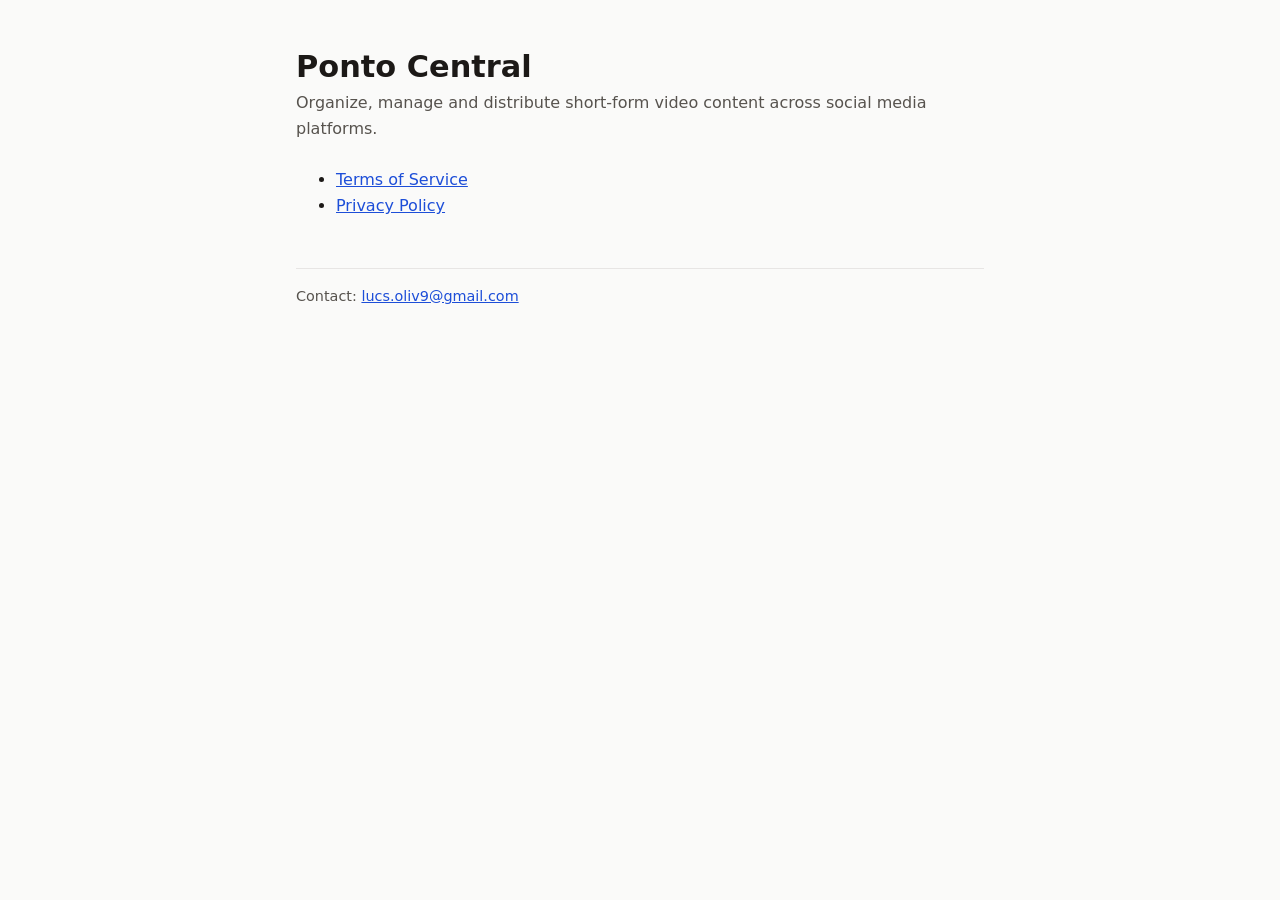
<file: index.html>
<!doctype html>
<html lang="en">
<head>
<meta charset="utf-8">
<meta name="viewport" content="width=device-width, initial-scale=1">
<title>Ponto Central</title>
<link rel="stylesheet" href="style.css">
</head>
<body>
<main>
<h1>Ponto Central</h1>
<p class="updated">Organize, manage and distribute short-form video content across social media platforms.</p>
<ul>
  <li><a href="terms/">Terms of Service</a></li>
  <li><a href="privacy/">Privacy Policy</a></li>
</ul>
<footer>Contact: <a href="mailto:lucs.oliv9@gmail.com">lucs.oliv9@gmail.com</a></footer>
</main>
</body>
</html>
</file>
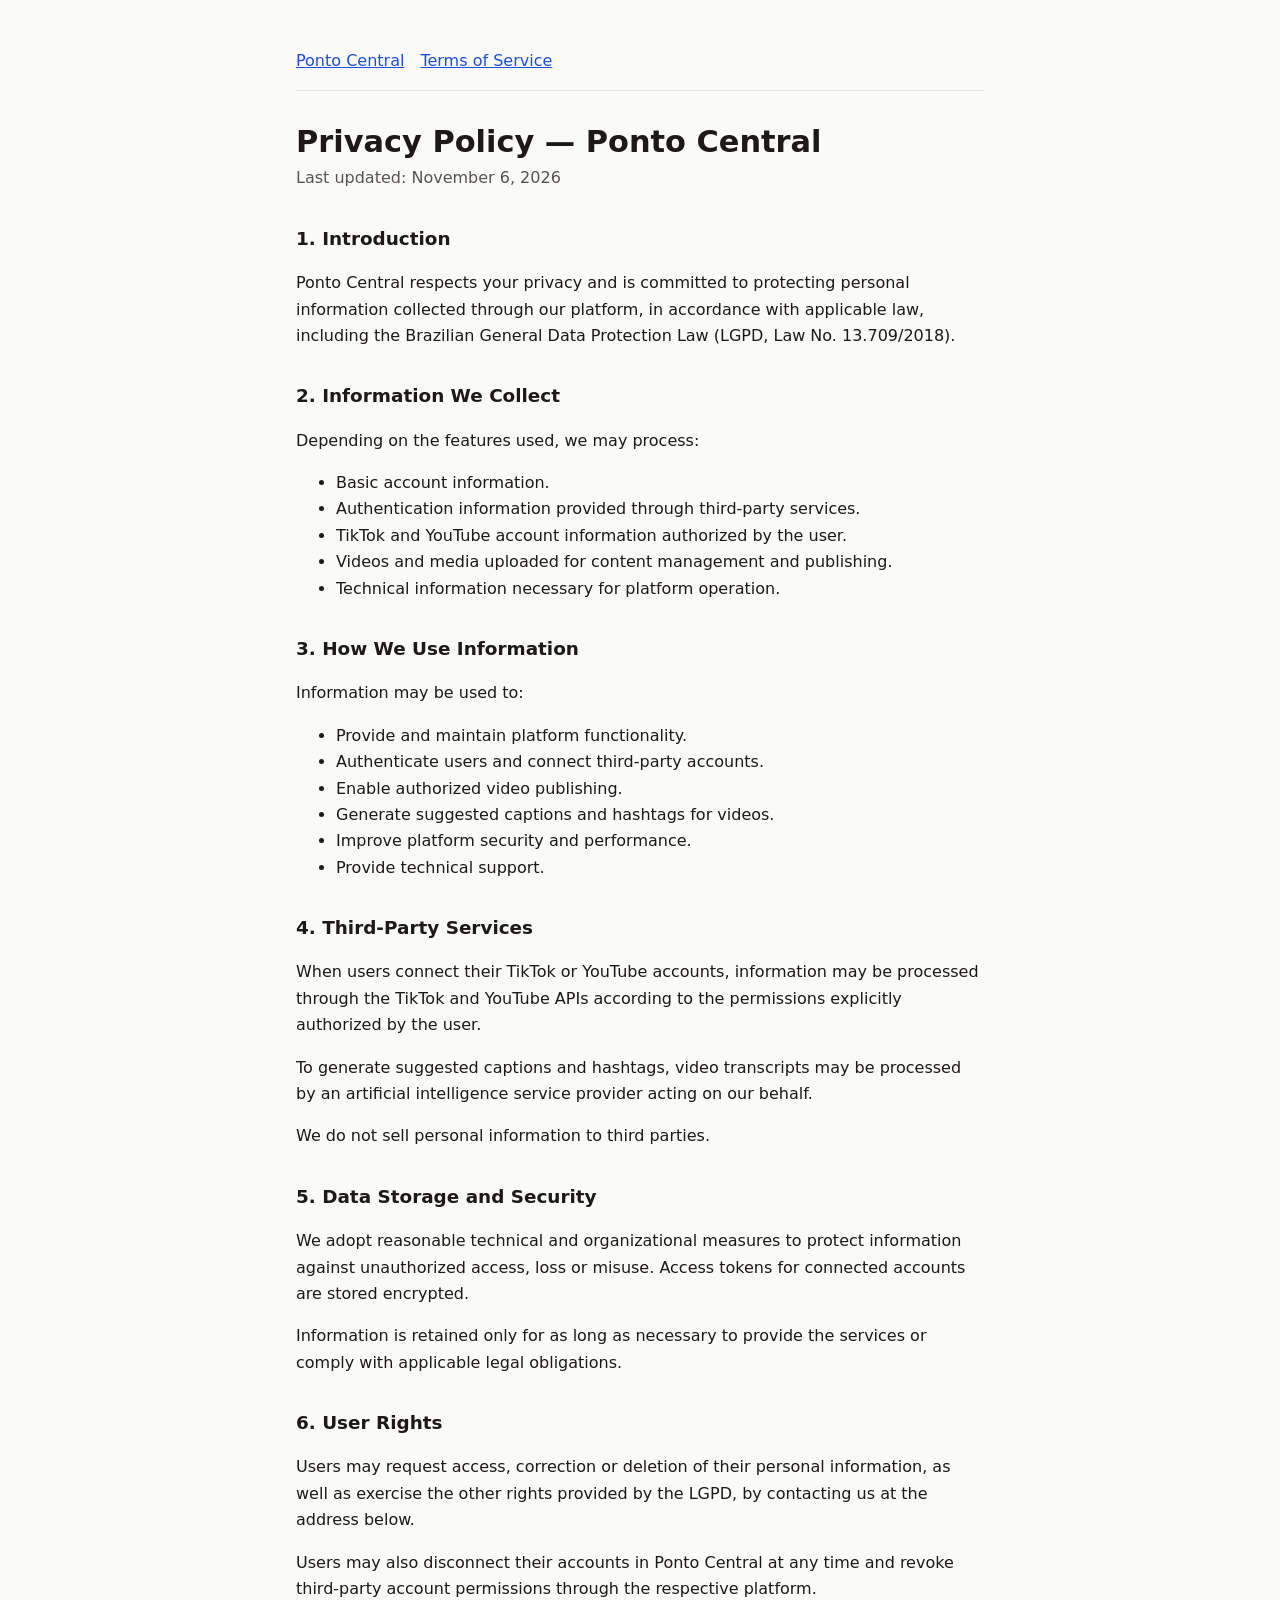
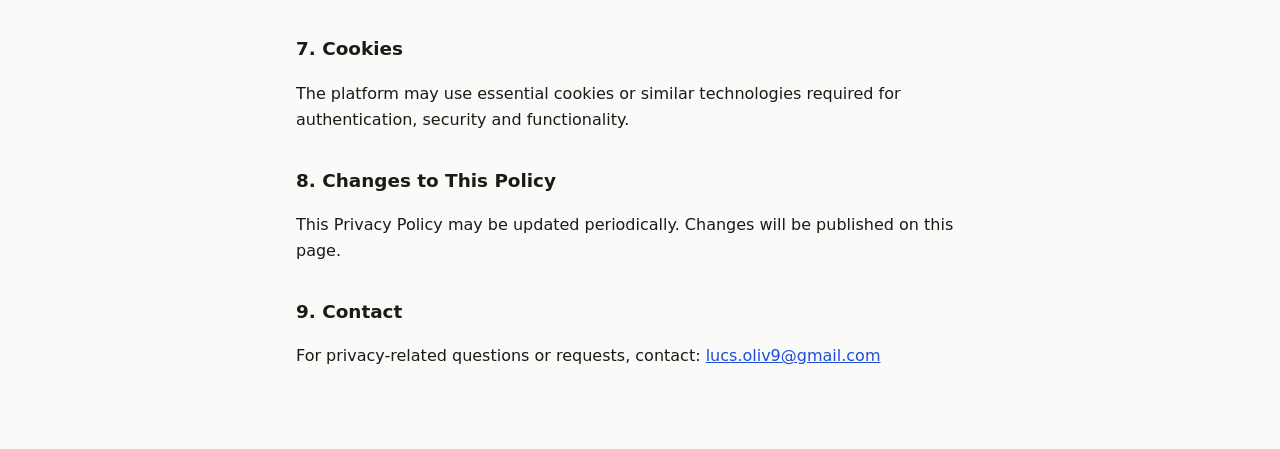
<file: privacy/index.html>
<!doctype html>
<html lang="en">
<head>
<meta charset="utf-8">
<meta name="viewport" content="width=device-width, initial-scale=1">
<title>Privacy Policy — Ponto Central</title>
<link rel="stylesheet" href="../style.css">
</head>
<body>
<main>
<nav><a href="../">Ponto Central</a><a href="../terms/">Terms of Service</a></nav>
<h1>Privacy Policy — Ponto Central</h1>
<p class="updated">Last updated: November 6, 2026</p>

<h2>1. Introduction</h2>
<p>Ponto Central respects your privacy and is committed to protecting personal information collected through our platform, in accordance with applicable law, including the Brazilian General Data Protection Law (LGPD, Law No. 13.709/2018).</p>

<h2>2. Information We Collect</h2>
<p>Depending on the features used, we may process:</p>
<ul>
  <li>Basic account information.</li>
  <li>Authentication information provided through third-party services.</li>
  <li>TikTok and YouTube account information authorized by the user.</li>
  <li>Videos and media uploaded for content management and publishing.</li>
  <li>Technical information necessary for platform operation.</li>
</ul>

<h2>3. How We Use Information</h2>
<p>Information may be used to:</p>
<ul>
  <li>Provide and maintain platform functionality.</li>
  <li>Authenticate users and connect third-party accounts.</li>
  <li>Enable authorized video publishing.</li>
  <li>Generate suggested captions and hashtags for videos.</li>
  <li>Improve platform security and performance.</li>
  <li>Provide technical support.</li>
</ul>

<h2>4. Third-Party Services</h2>
<p>When users connect their TikTok or YouTube accounts, information may be processed through the TikTok and YouTube APIs according to the permissions explicitly authorized by the user.</p>
<p>To generate suggested captions and hashtags, video transcripts may be processed by an artificial intelligence service provider acting on our behalf.</p>
<p>We do not sell personal information to third parties.</p>

<h2>5. Data Storage and Security</h2>
<p>We adopt reasonable technical and organizational measures to protect information against unauthorized access, loss or misuse. Access tokens for connected accounts are stored encrypted.</p>
<p>Information is retained only for as long as necessary to provide the services or comply with applicable legal obligations.</p>

<h2>6. User Rights</h2>
<p>Users may request access, correction or deletion of their personal information, as well as exercise the other rights provided by the LGPD, by contacting us at the address below.</p>
<p>Users may also disconnect their accounts in Ponto Central at any time and revoke third-party account permissions through the respective platform.</p>

<h2>7. Cookies</h2>
<p>The platform may use essential cookies or similar technologies required for authentication, security and functionality.</p>

<h2>8. Changes to This Policy</h2>
<p>This Privacy Policy may be updated periodically. Changes will be published on this page.</p>

<h2>9. Contact</h2>
<p>For privacy-related questions or requests, contact: <a href="mailto:lucs.oliv9@gmail.com">lucs.oliv9@gmail.com</a></p>
</main>
</body>
</html>
</file>
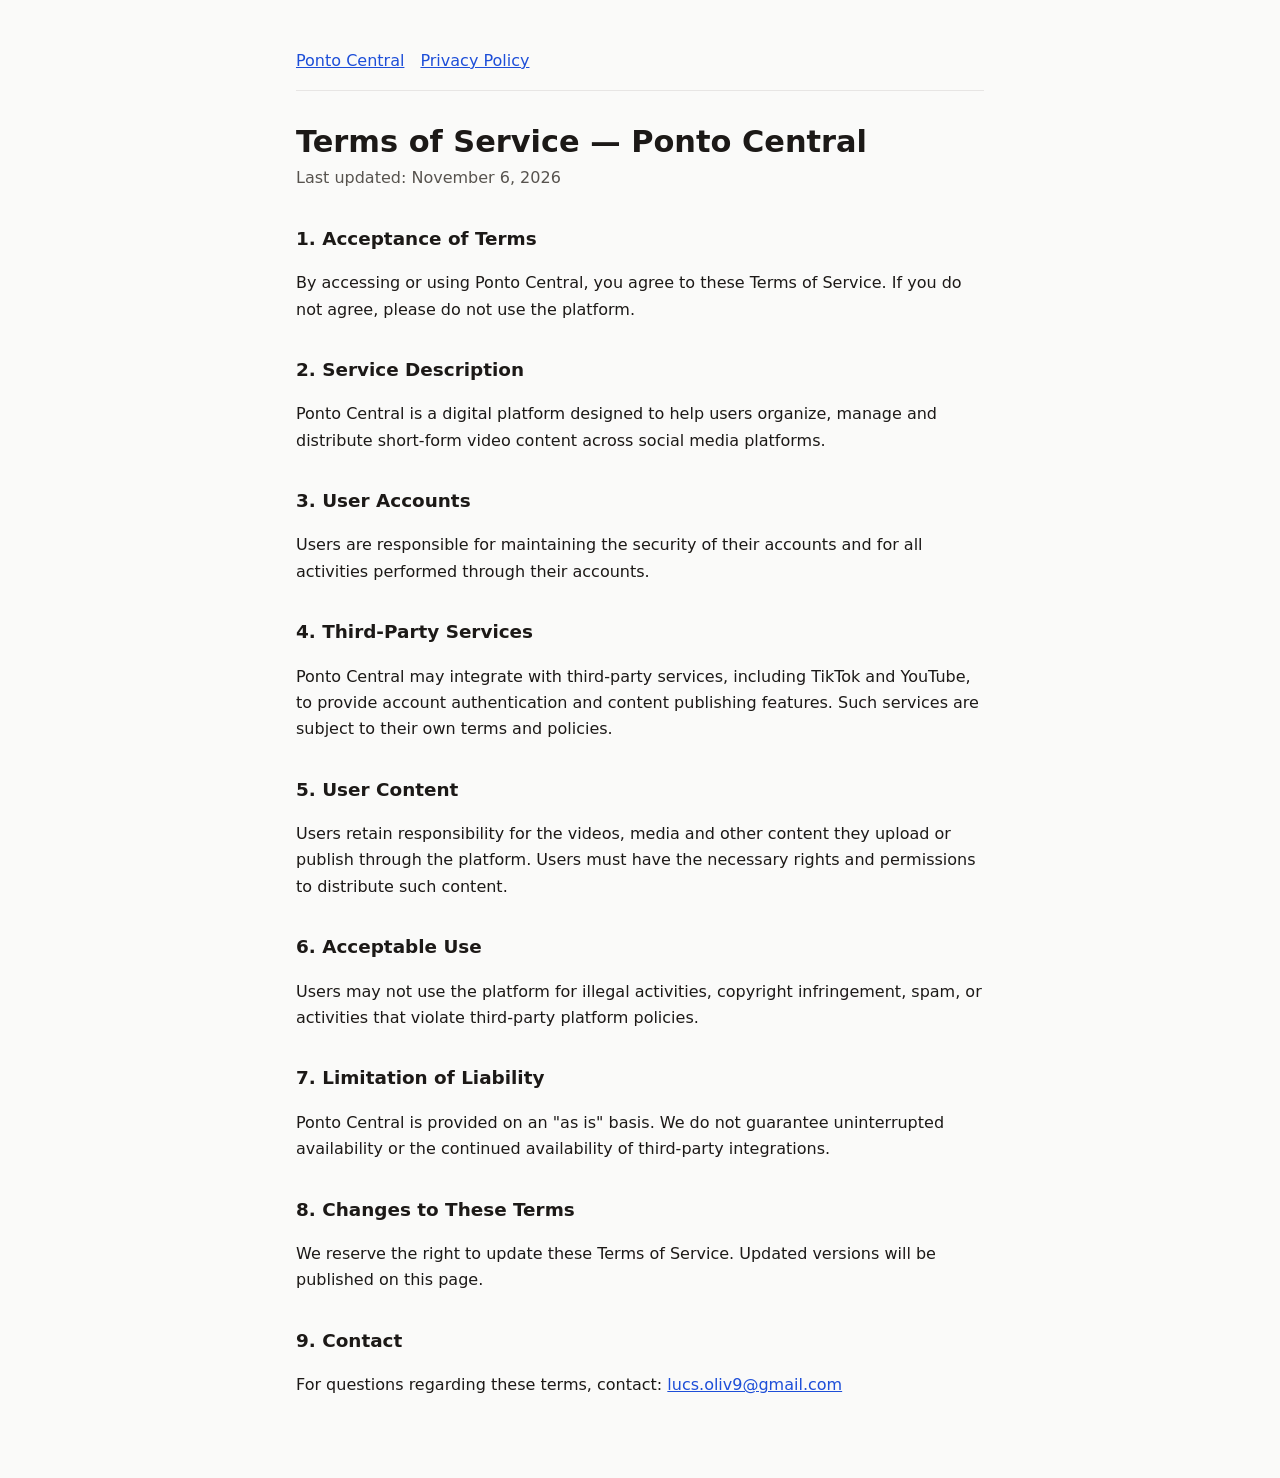
<file: terms/index.html>
<!doctype html>
<html lang="en">
<head>
<meta charset="utf-8">
<meta name="viewport" content="width=device-width, initial-scale=1">
<title>Terms of Service — Ponto Central</title>
<link rel="stylesheet" href="../style.css">
</head>
<body>
<main>
<nav><a href="../">Ponto Central</a><a href="../privacy/">Privacy Policy</a></nav>
<h1>Terms of Service — Ponto Central</h1>
<p class="updated">Last updated: November 6, 2026</p>

<h2>1. Acceptance of Terms</h2>
<p>By accessing or using Ponto Central, you agree to these Terms of Service. If you do not agree, please do not use the platform.</p>

<h2>2. Service Description</h2>
<p>Ponto Central is a digital platform designed to help users organize, manage and distribute short-form video content across social media platforms.</p>

<h2>3. User Accounts</h2>
<p>Users are responsible for maintaining the security of their accounts and for all activities performed through their accounts.</p>

<h2>4. Third-Party Services</h2>
<p>Ponto Central may integrate with third-party services, including TikTok and YouTube, to provide account authentication and content publishing features. Such services are subject to their own terms and policies.</p>

<h2>5. User Content</h2>
<p>Users retain responsibility for the videos, media and other content they upload or publish through the platform. Users must have the necessary rights and permissions to distribute such content.</p>

<h2>6. Acceptable Use</h2>
<p>Users may not use the platform for illegal activities, copyright infringement, spam, or activities that violate third-party platform policies.</p>

<h2>7. Limitation of Liability</h2>
<p>Ponto Central is provided on an "as is" basis. We do not guarantee uninterrupted availability or the continued availability of third-party integrations.</p>

<h2>8. Changes to These Terms</h2>
<p>We reserve the right to update these Terms of Service. Updated versions will be published on this page.</p>

<h2>9. Contact</h2>
<p>For questions regarding these terms, contact: <a href="mailto:lucs.oliv9@gmail.com">lucs.oliv9@gmail.com</a></p>
</main>
</body>
</html>
</file>
<file: style.css>
:root { --bg: #fafaf9; --fg: #1c1917; --muted: #57534e; --line: #e7e5e4; --link: #1d4ed8; }
@media (prefers-color-scheme: dark) {
  :root { --bg: #1c1917; --fg: #f5f5f4; --muted: #a8a29e; --line: #44403c; --link: #93c5fd; }
}
* { box-sizing: border-box; }
body { margin: 0; background: var(--bg); color: var(--fg);
  font: 16px/1.65 system-ui, -apple-system, "Segoe UI", Roboto, sans-serif; }
main { max-width: 720px; margin: 0 auto; padding: 48px 16px 64px; }
h1 { font-size: 1.9rem; line-height: 1.25; margin: 0 0 4px; }
h2 { font-size: 1.15rem; margin: 32px 0 8px; }
p, li { color: var(--fg); }
.updated { color: var(--muted); margin: 0 0 24px; }
nav { display: flex; gap: 16px; padding-bottom: 16px; margin-bottom: 32px; border-bottom: 1px solid var(--line); }
a { color: var(--link); }
footer { margin-top: 48px; padding-top: 16px; border-top: 1px solid var(--line); color: var(--muted); font-size: .9rem; }
</file>
